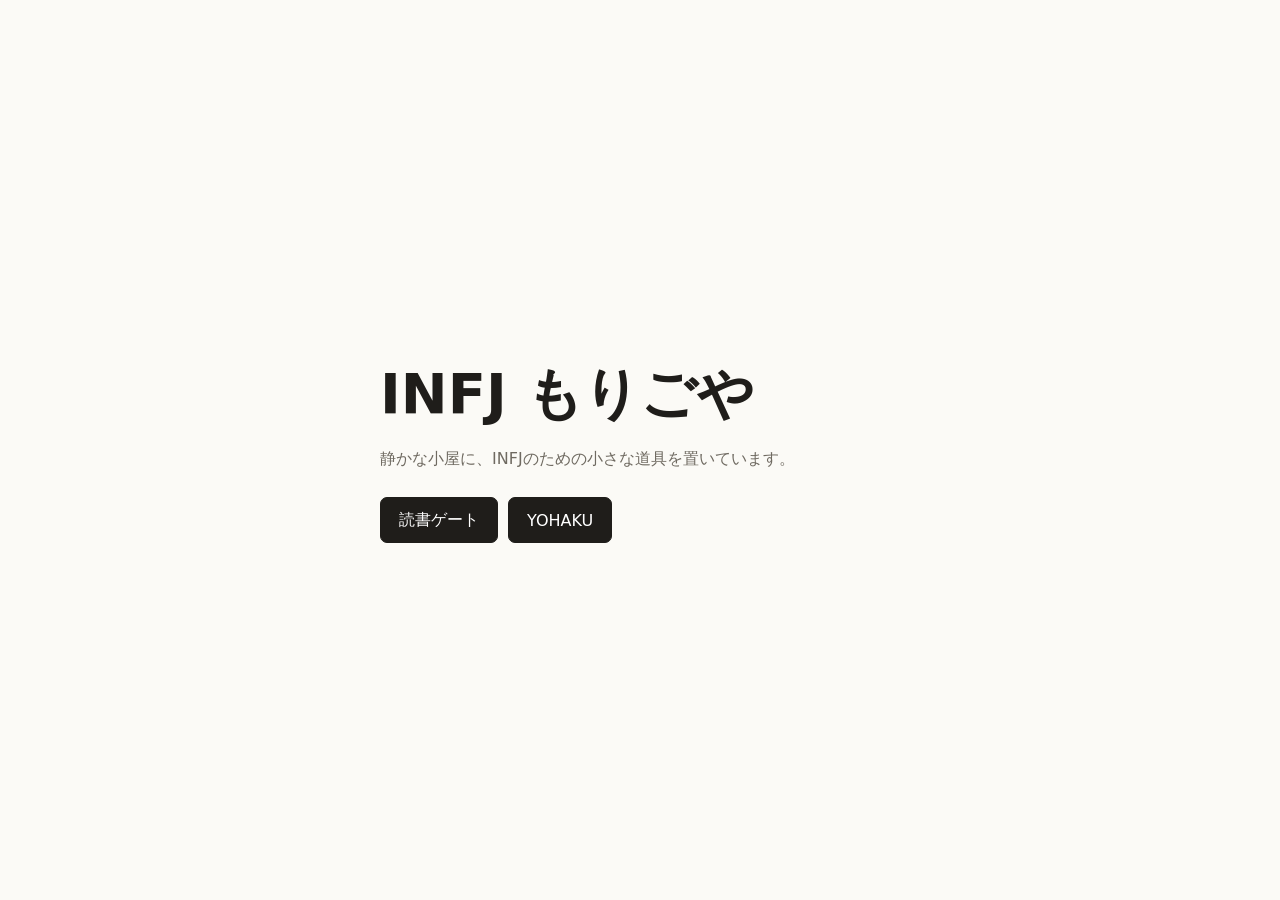
<file: index.html>
<!doctype html>
<html lang="ja">
  <head>
    <meta charset="utf-8" />
    <meta name="viewport" content="width=device-width, initial-scale=1" />
    <title>INFJ もりごや</title>
    <style>
      :root {
        color-scheme: light;
        font-family: "Hiragino Sans", "Yu Gothic", "Meiryo", system-ui, sans-serif;
        color: #1f1d1a;
        background: #fbfaf6;
      }

      body {
        min-height: 100svh;
        margin: 0;
        display: grid;
        place-items: center;
      }

      main {
        width: min(100% - 32px, 520px);
      }

      h1 {
        margin: 0 0 12px;
        font-size: clamp(32px, 9vw, 56px);
        letter-spacing: 0;
      }

      p {
        margin: 0 0 24px;
        color: #6f6a61;
        line-height: 1.8;
      }

      nav {
        display: flex;
        flex-wrap: wrap;
        gap: 10px;
      }

      a {
        display: inline-flex;
        min-height: 44px;
        align-items: center;
        padding: 0 18px;
        border: 1px solid #1f1d1a;
        border-radius: 7px;
        background: #1f1d1a;
        color: #fff;
        text-decoration: none;
      }
    </style>
  </head>
  <body>
    <main>
      <h1>INFJ もりごや</h1>
      <p>静かな小屋に、INFJのための小さな道具を置いています。</p>
      <nav aria-label="ツール一覧">
        <a href="./reading-gate/">読書ゲート</a>
        <a href="./yohaku/">YOHAKU</a>
      </nav>
    </main>
  </body>
</html>
</file>
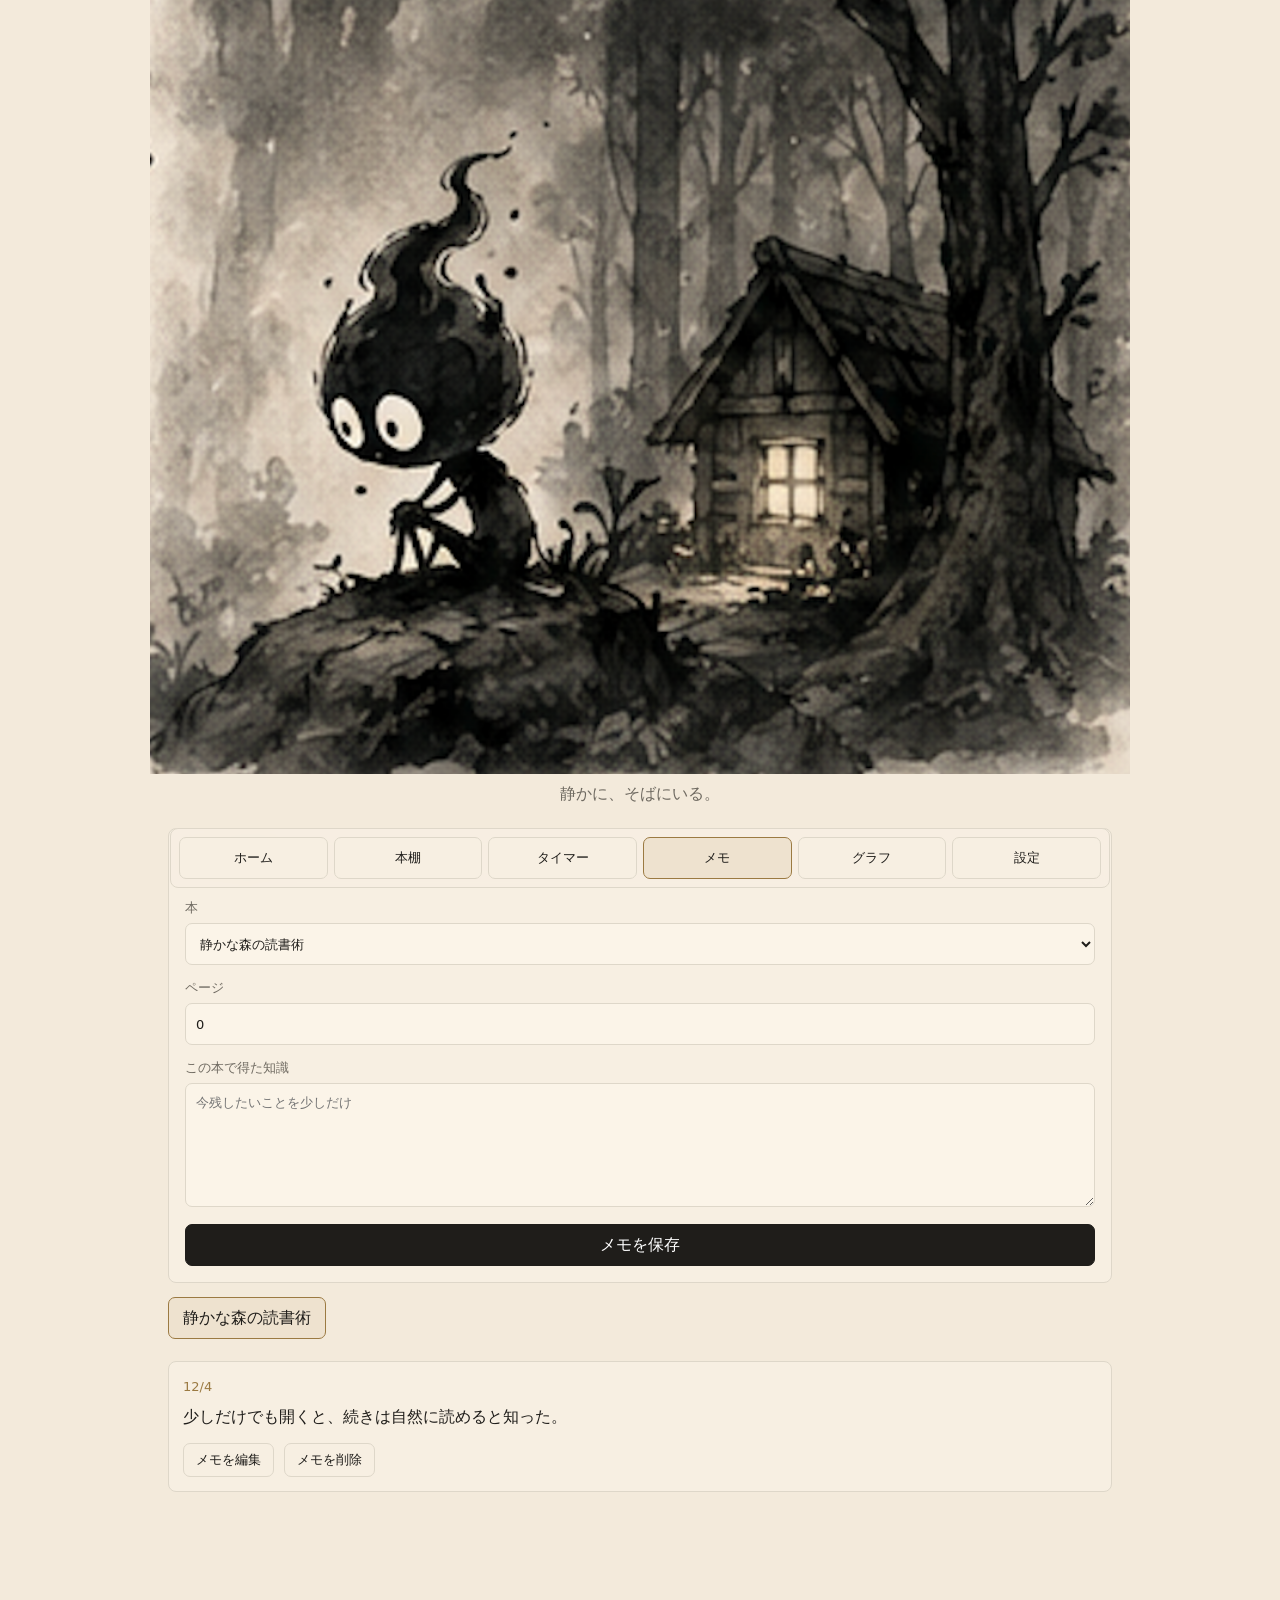
<file: reading-gate/index.html>
<!doctype html>
<html lang="ja">
  <head>
    <meta charset="utf-8" />
    <meta name="viewport" content="width=device-width, initial-scale=1" />
    <meta name="theme-color" content="#f3eadb" />
    <meta name="apple-mobile-web-app-capable" content="yes" />
    <meta name="apple-mobile-web-app-title" content="読書ゲート" />
    <meta name="apple-mobile-web-app-status-bar-style" content="default" />
    <title>読書ゲート</title>
    <link rel="manifest" href="manifest.webmanifest" />
    <link rel="apple-touch-icon" href="../%E3%82%B9%E3%82%AF%E3%83%AA%E3%83%BC%E3%83%B3%E3%82%B7%E3%83%A7%E3%83%83%E3%83%88%202026-07-13%2018.28.53.png" />
    <link rel="stylesheet" href="styles.css" />
  </head>
  <body>
    <main class="app-shell">
      <section class="yokai-stage" aria-label="妖怪INFJ">
        <img
          class="home-yokai-image"
          id="yokai"
          src="../%E3%82%B9%E3%82%AF%E3%83%AA%E3%83%BC%E3%83%B3%E3%82%B7%E3%83%A7%E3%83%83%E3%83%88%202026-07-13%2017.10.01.png"
          data-main-src="../%E3%82%B9%E3%82%AF%E3%83%AA%E3%83%BC%E3%83%B3%E3%82%B7%E3%83%A7%E3%83%83%E3%83%88%202026-07-13%2017.10.01.png"
          data-reading-src="../reading-yokai-hero.jpg"
          alt="森にいる妖怪INFJ"
        />
        <p id="yokai-message">静かに、そばにいる。</p>
      </section>

      <section class="screen" id="home-screen" data-title="ホーム">
        <div class="metric-grid" id="home-metrics"></div>
        <div class="quick-row">
          <button class="primary" type="button" data-nav="memos">メモを書く</button>
          <button type="button" data-start-reading>読書を始める</button>
          <button type="button" data-nav="shelf">本棚へ</button>
          <button class="gate-button" id="open-gate" type="button">SNSを開きそう</button>
        </div>
      </section>

      <section class="screen" id="shelf-screen" data-title="本棚">
        <form class="form-panel" id="book-form">
          <div class="form-grid">
            <label>
              タイトル
              <input id="title-input" required placeholder="読みたい本" />
            </label>
            <label>
              著者
              <input id="author-input" placeholder="著者名" />
            </label>
          </div>
          <label>
            この本で知りたいこと
            <textarea id="learning-goal-input" rows="3" placeholder="この本から受け取りたいことをひとつだけ"></textarea>
          </label>
          <div class="form-actions">
            <button class="primary" id="book-submit" type="submit">本を登録</button>
            <button class="hidden" id="book-cancel" type="button">編集をやめる</button>
          </div>
        </form>
        <form class="form-panel hidden" id="session-edit-form">
          <h2>読書記録を編集</h2>
          <div class="form-grid">
            <label>
              読書時間
              <input id="session-minutes-input" type="number" min="1" value="15" />
            </label>
            <label>
              読んだページ
              <input id="session-pages-input" type="number" min="0" value="0" />
            </label>
          </div>
          <div class="form-actions">
            <button class="primary" type="submit">記録を保存</button>
            <button id="session-cancel" type="button">編集をやめる</button>
          </div>
        </form>
        <div class="book-list" id="book-list"></div>
      </section>

      <section class="screen" id="timer-screen" data-title="読書タイマー">
        <div class="timer-card">
          <p class="timer-label" id="timer-label">読書時間</p>
          <div class="timer-time" id="timer-time">00:00</div>
          <select id="timer-book"></select>
          <div class="timer-actions">
            <button class="primary" id="timer-start" type="button">開始</button>
            <button id="timer-finish" type="button">読書を終える</button>
          </div>
        </div>
        <form class="form-panel hidden" id="session-form">
          <label>
            読書時間
            <input id="session-minutes-read-input" type="number" min="1" value="1" />
          </label>
          <label>
            読んだページ
            <input id="session-pages-read-input" type="number" min="0" value="0" />
          </label>
          <label>
            この本で得た知識
            <textarea id="memo-input" rows="4" placeholder="知ったこと、使えそうなことを少しだけ"></textarea>
          </label>
          <button class="primary" type="submit">保存する</button>
        </form>
      </section>

      <section class="screen active" id="memos-screen" data-title="本ごとの読書メモ">
        <form class="form-panel quick-memo-panel" id="quick-memo-form">
          <h2>メモを書く</h2>
          <label>
            本
            <select id="quick-memo-book"></select>
          </label>
          <label>
            ページ
            <input id="quick-memo-page-input" type="number" min="0" value="0" />
          </label>
          <label>
            この本で得た知識
            <textarea id="quick-memo-input" rows="5" placeholder="今残したいことを少しだけ"></textarea>
          </label>
          <button class="primary" type="submit">メモを保存</button>
        </form>
        <div class="book-tabs" id="memo-book-tabs"></div>
        <div class="memo-list" id="memo-list"></div>
      </section>

      <section class="screen" id="graphs-screen" data-title="グラフ">
        <div class="range-tabs" id="range-tabs">
          <button class="active" type="button" data-range="7">7日</button>
          <button type="button" data-range="30">30日</button>
          <button type="button" data-range="365">1年</button>
        </div>
        <section class="chart-panel">
          <h2>読書時間推移</h2>
          <div class="bar-chart" id="minutes-chart"></div>
        </section>
        <section class="chart-panel">
          <h2>読んだページ数</h2>
          <div class="bar-chart monthly" id="pages-chart"></div>
        </section>
      </section>

      <section class="screen" id="settings-screen" data-title="設定">
        <form class="form-panel" id="settings-form">
          <fieldset>
            <legend>ゲート対象アプリ</legend>
            <label class="check"><input type="checkbox" name="gateApp" value="X" /> X</label>
            <label class="check"><input type="checkbox" name="gateApp" value="Instagram" /> Instagram</label>
            <label class="check"><input type="checkbox" name="gateApp" value="YouTube" /> YouTube</label>
          </fieldset>
          <div class="form-grid">
            <label>
              読書時間
              <input id="reading-minutes" type="number" min="1" max="120" />
            </label>
            <label>
              SNS時間
              <input id="sns-minutes" type="number" min="1" max="60" />
            </label>
          </div>
          <label>
            目次だけ見る
            <input id="short-minutes" type="number" min="1" max="30" />
          </label>
          <button class="primary" type="submit">設定を保存</button>
        </form>
        <section class="form-panel export-panel" aria-label="データ書き出し">
          <h2>データ</h2>
          <div class="export-actions">
            <button type="button" id="export-backup">データをバックアップ</button>
            <button type="button" id="import-backup">バックアップを読み込む</button>
            <button type="button" id="export-notion">Notion用CSVで書き出す</button>
            <button type="button" id="export-evernote">Evernote用Markdownで書き出す</button>
          </div>
          <input class="hidden" id="import-backup-file" type="file" accept="application/json,.json" />
          <div class="export-status" id="export-status" aria-live="polite"></div>
        </section>
      </section>

      <nav class="bottom-nav" aria-label="画面切り替え">
        <button type="button" data-nav="home">ホーム</button>
        <button type="button" data-nav="shelf">本棚</button>
        <button type="button" data-nav="timer">タイマー</button>
        <button class="active" type="button" data-nav="memos">メモ</button>
        <button type="button" data-nav="graphs">グラフ</button>
        <button type="button" data-nav="settings">設定</button>
      </nav>
    </main>

    <dialog id="gate-dialog">
      <div class="dialog-yokai">
        <img class="gate-yokai-image" src="../%E3%82%B9%E3%82%AF%E3%83%AA%E3%83%BC%E3%83%B3%E3%82%B7%E3%83%A7%E3%83%83%E3%83%88%202026-07-13%2018.28.53.png" alt="こちらを見ている妖怪INFJ" />
      </div>
      <h2>……読む？</h2>
      <p>この15分で読書できるよ</p>
      <div class="dialog-actions">
        <button class="primary" type="button" data-gate-action="read">15分読む</button>
        <button type="button" data-gate-action="short">目次だけ見る</button>
        <button type="button" data-gate-action="sns">5分だけ見る</button>
      </div>
    </dialog>

    <dialog id="sns-dialog">
      <h2>SNS時間</h2>
      <div class="timer-time compact" id="sns-time">05:00</div>
      <p id="sns-message">終わったら、もう一度だけ聞くね。</p>
      <div class="dialog-actions hidden" id="sns-actions">
        <button class="primary" type="button" data-sns-action="read">読書する</button>
        <button type="button" data-sns-action="extend">SNS延長</button>
      </div>
    </dialog>

    <script src="game.js"></script>
    <script>
      if ("serviceWorker" in navigator) {
        window.addEventListener("load", () => {
          navigator.serviceWorker.register("./sw.js").catch(() => {});
        });
      }
    </script>
  </body>
</html>
</file>
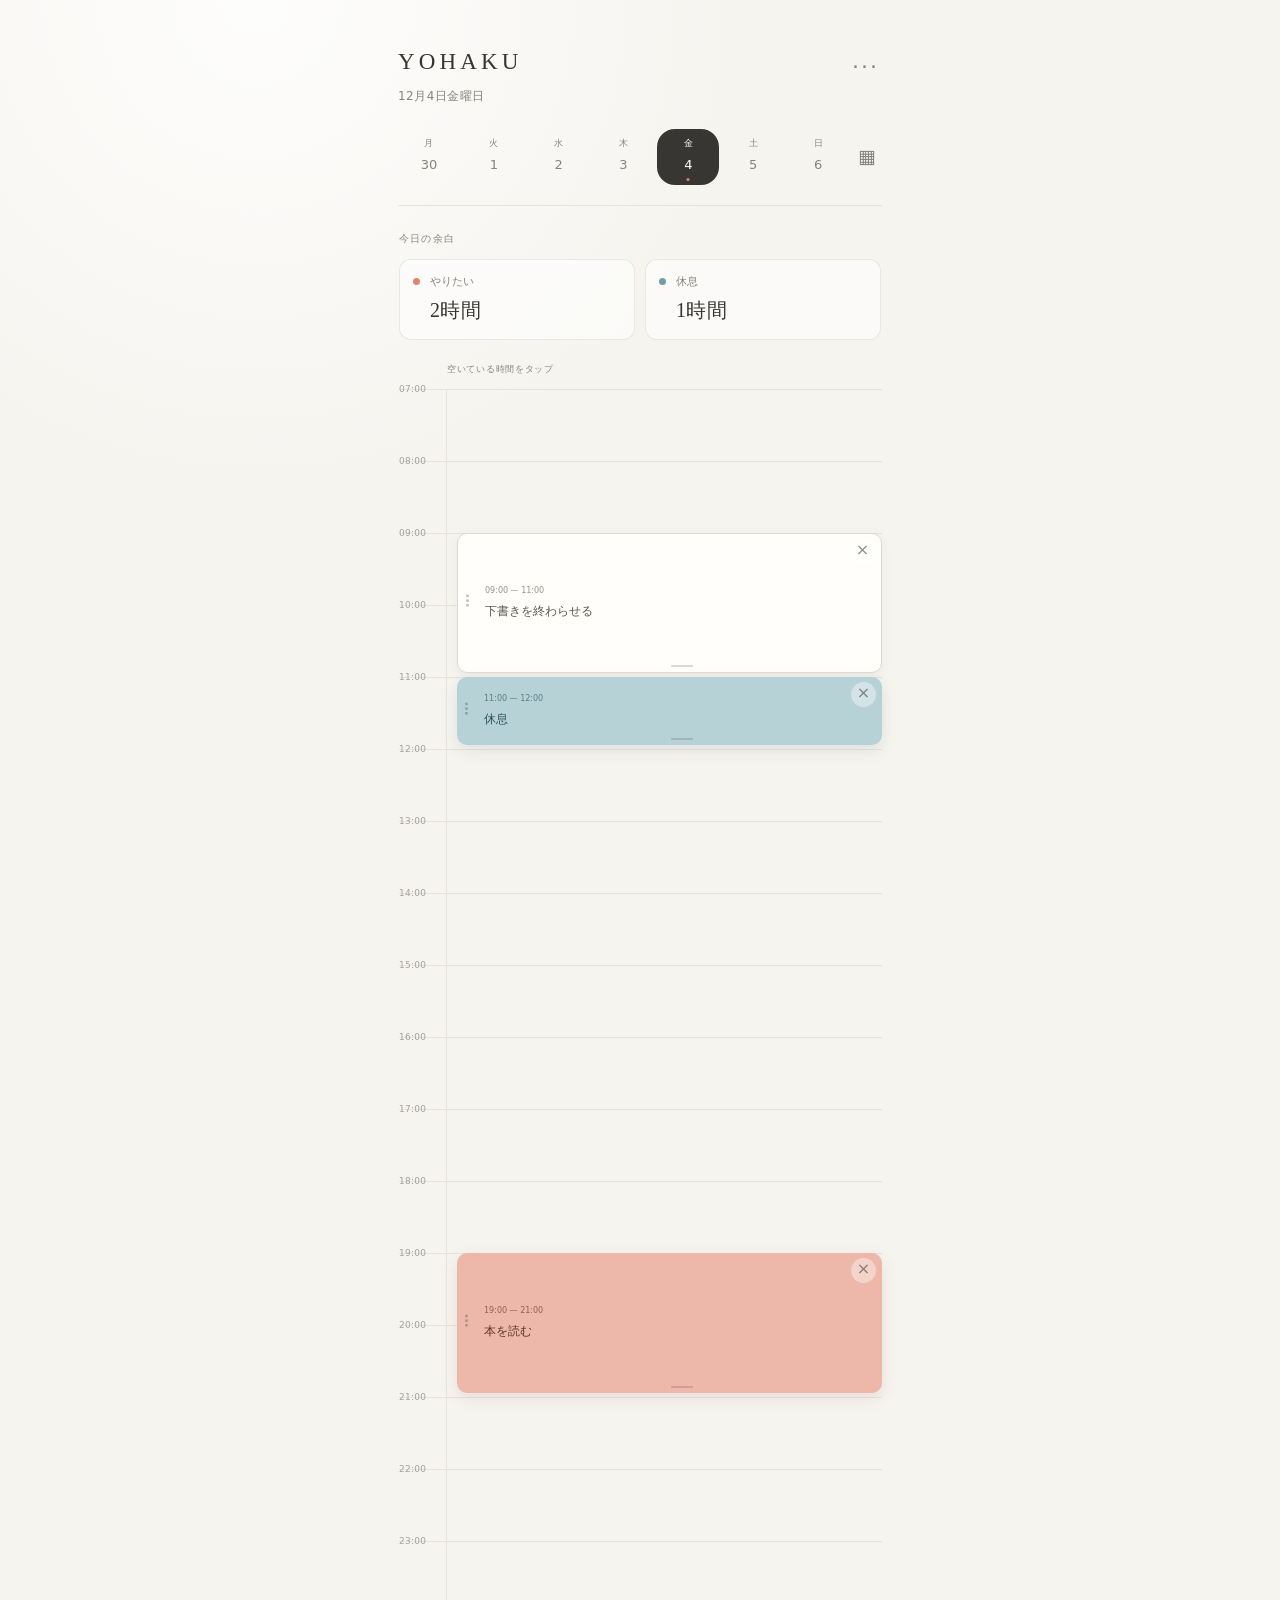
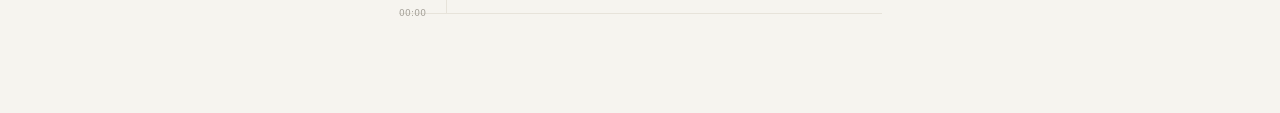
<file: yohaku/index.html>
<!doctype html>
<html lang="ja">
  <head>
    <meta charset="UTF-8" />
    <meta name="viewport" content="width=device-width, initial-scale=1.0" />
    <meta name="theme-color" content="#f6f4ef" />
    <meta name="description" content="やりたいことと、休む時間を守るタイムブロックツール。" />
    <title>YOHAKU</title>
    <script type="module" crossorigin src="./assets/index-BCzw2X3q.js"></script>
    <link rel="stylesheet" crossorigin href="./assets/index-tt_A9Q6Y.css">
  </head>
  <body>
    <div id="root"></div>
  </body>
</html>
</file>
<file: reading-gate/styles.css>
:root {
  color-scheme: light;
  --bg: #f3eadb;
  --panel: #f7efe2;
  --panel-2: #eee2cf;
  --ink: #1f1d1a;
  --muted: #6f6a61;
  --line: #ded7c9;
  --leaf: #6f8a64;
  --gold: #9b7a42;
  --ember: #b86440;
  --water: #6e8d91;
  --danger: #a65d55;
  font-family: "Hiragino Sans", "Yu Gothic", "Meiryo", system-ui, sans-serif;
}

* {
  box-sizing: border-box;
}

body {
  margin: 0;
  min-height: 100svh;
  background: var(--bg);
  color: var(--ink);
}

button,
input,
textarea,
select {
  font: inherit;
}

button {
  min-height: 42px;
  border: 1px solid var(--line);
  border-radius: 7px;
  background: var(--panel);
  color: var(--ink);
  cursor: pointer;
}

button:hover,
button:focus-visible,
input:focus-visible,
textarea:focus-visible,
select:focus-visible {
  outline: 2px solid var(--gold);
  outline-offset: 2px;
}

button.primary,
.gate-button {
  border-color: #1f1d1a;
  background: #1f1d1a;
  color: #fff;
}

.app-shell {
  width: min(100%, 980px);
  min-height: 100svh;
  margin: 0 auto;
  padding: 0 18px 132px;
}

.topbar {
  display: flex;
  align-items: center;
  justify-content: space-between;
  gap: 14px;
}

.eyebrow {
  margin: 0 0 4px;
  color: var(--gold);
  font-size: 13px;
}

h1,
h2,
p {
  letter-spacing: 0;
}

h1 {
  margin: 0;
  font-size: clamp(26px, 5vw, 42px);
}

h2 {
  margin: 0 0 14px;
  font-size: 19px;
}

.yokai-stage {
  display: grid;
  justify-items: center;
  gap: 10px;
  margin: 0 -18px 20px;
  padding: 0;
  border: 0;
  background: transparent;
}

.home-yokai-image {
  width: 100%;
  height: auto;
  display: block;
  border: 0;
  border-radius: 0;
}

.yokai {
  position: relative;
  width: 124px;
  height: 128px;
  display: grid;
  place-items: center;
  filter: drop-shadow(0 16px 16px rgba(0, 0, 0, 0.34));
}

.yokai.small {
  width: 94px;
  height: 104px;
  margin: 0 auto;
}

.yokai-flame {
  position: absolute;
  left: 23px;
  top: 9px;
  width: 78px;
  height: 92px;
  border-radius: 52% 48% 50% 50% / 58% 55% 45% 42%;
  background:
    radial-gradient(circle at 47% 61%, rgba(255, 255, 255, 0.08) 0 3%, transparent 4%),
    radial-gradient(circle at 50% 60%, #1d1d1b 0 44%, #070807 45% 78%, transparent 79%),
    radial-gradient(circle at 36% 30%, rgba(255, 255, 255, 0.13), transparent 15%);
  box-shadow:
    inset -10px -13px 0 rgba(0, 0, 0, 0.42),
    inset 8px 7px 0 rgba(255, 255, 255, 0.035);
}

.yokai-flame::before {
  content: "";
  position: absolute;
  left: 31px;
  top: -19px;
  width: 28px;
  height: 50px;
  border-radius: 70% 25% 65% 32% / 72% 32% 68% 28%;
  background: #050606;
  transform: rotate(28deg);
  box-shadow:
    -12px 16px 0 -8px #060707,
    10px 22px 0 -13px rgba(255, 255, 255, 0.18);
}

.yokai-flame::after {
  content: "";
  position: absolute;
  left: 12px;
  right: 12px;
  bottom: -4px;
  height: 12px;
  border-radius: 50%;
  background: rgba(22, 17, 14, 0.55);
  filter: blur(3px);
}

.yokai-face {
  position: relative;
  z-index: 1;
  width: 58px;
  height: 34px;
  margin-top: 4px;
}

.eye {
  position: absolute;
  top: 4px;
  width: 21px;
  height: 25px;
  border-radius: 50%;
  background: #fbf7e8;
  box-shadow: inset 0 -2px 0 rgba(0, 0, 0, 0.12);
}

.eye::after {
  content: "";
  position: absolute;
  left: 8px;
  top: 10px;
  width: 6px;
  height: 7px;
  border-radius: 50%;
  background: #111;
}

.eye.left {
  left: 4px;
}

.eye.right {
  right: 4px;
}

.mouth {
  position: absolute;
  left: 25px;
  top: 25px;
  width: 8px;
  height: 4px;
  border-bottom: 2px solid #f4ecd2;
  border-radius: 0 0 999px 999px;
}

.yokai-hands::before,
.yokai-hands::after {
  content: "";
  position: absolute;
  z-index: 1;
  top: 76px;
  width: 30px;
  height: 7px;
  border-radius: 999px;
  background: #070807;
  transform-origin: center right;
}

.yokai-hands::before {
  left: 8px;
  transform: rotate(-31deg);
}

.yokai-hands::after {
  right: 8px;
  transform: rotate(31deg);
  transform-origin: center left;
}

.yokai-feet::before,
.yokai-feet::after {
  content: "";
  position: absolute;
  z-index: 0;
  top: 99px;
  width: 9px;
  height: 24px;
  border-radius: 999px;
  background: #060707;
}

.yokai-feet::before {
  left: 49px;
  transform: rotate(4deg);
}

.yokai-feet::after {
  right: 49px;
  transform: rotate(-4deg);
}

.yokai-dust::before,
.yokai-dust::after {
  content: "";
  position: absolute;
  width: 5px;
  height: 5px;
  border-radius: 50%;
  background: #0a0b0a;
  box-shadow:
    18px -28px 0 -1px #0a0b0a,
    36px 12px 0 -2px #0a0b0a,
    -20px 14px 0 -1px #0a0b0a,
    -33px -18px 0 -2px #0a0b0a;
}

.yokai-dust::before {
  left: 18px;
  top: 37px;
}

.yokai-dust::after {
  right: 18px;
  top: 25px;
}

.pulling .yokai-hands::before {
  left: -2px;
  width: 45px;
  transform: rotate(-20deg);
}

.pulling .yokai-hands::after {
  right: -2px;
  width: 45px;
  transform: rotate(20deg);
}

.mood-reading .eye {
  height: 27px;
  transform: translateY(-2px);
}

.mood-reading .mouth {
  left: 24px;
  top: 24px;
  width: 10px;
  height: 7px;
  border: 0;
  border-bottom: 3px solid #f4ecd2;
}

.mood-gate .eye.left,
.pulling .eye.left {
  transform: translateX(-3px) scaleX(0.9);
}

.mood-gate .eye.right,
.pulling .eye.right {
  transform: translateX(-3px) scaleX(1.08);
}

.mood-gate .mouth,
.pulling .mouth {
  left: 26px;
  top: 26px;
  width: 6px;
  height: 6px;
  border: 2px solid #f4ecd2;
  border-radius: 50%;
}

.mood-done .eye {
  top: 1px;
  width: 23px;
  height: 28px;
}

.mood-done .mouth {
  left: 22px;
  top: 24px;
  width: 14px;
  height: 9px;
  border: 0;
  border-bottom: 3px solid #f4ecd2;
}

.mood-done .yokai-hands::before {
  top: 63px;
  transform: rotate(-62deg);
}

.mood-done .yokai-hands::after {
  top: 63px;
  transform: rotate(62deg);
}

.mood-done .yokai-dust::before {
  box-shadow:
    15px -32px 0 -1px var(--gold),
    42px 4px 0 -2px var(--gold),
    -23px 10px 0 -1px var(--gold),
    -36px -20px 0 -2px var(--gold);
}

#yokai-message {
  min-height: 24px;
  margin: 0;
  color: var(--muted);
  text-align: center;
}

.screen {
  display: none;
}

.screen.active {
  display: block;
  padding-bottom: 24px;
}

.metric-grid {
  display: grid;
  grid-template-columns: repeat(4, minmax(0, 1fr));
  gap: 12px;
}

.metric-card,
.form-panel,
.book-card,
.timer-card,
.memo-card,
.chart-panel {
  border: 1px solid var(--line);
  border-radius: 8px;
  background: var(--panel);
}

.metric-card {
  min-height: 132px;
  padding: 18px;
}

.metric-card span {
  display: flex;
  align-items: center;
  gap: 7px;
  color: var(--muted);
  font-size: 14px;
}

.metric-card strong {
  display: block;
  margin-top: 12px;
  font-size: clamp(27px, 5vw, 44px);
  line-height: 1.1;
}

.quick-row,
.timer-actions,
.dialog-actions,
.range-tabs,
.form-actions,
.card-actions,
.mini-actions {
  display: flex;
  gap: 10px;
  flex-wrap: wrap;
}

.quick-row {
  margin-top: 14px;
}

.quick-row button,
.timer-actions button,
.dialog-actions button,
.form-actions button {
  flex: 1 1 150px;
}

.form-panel {
  display: grid;
  gap: 14px;
  padding: 16px;
}

.export-panel {
  margin-top: 14px;
}

.export-actions {
  display: grid;
  grid-template-columns: repeat(2, minmax(0, 1fr));
  gap: 10px;
}

.export-status {
  min-height: 22px;
  margin: 0;
  color: var(--muted);
  font-size: 13px;
}

.form-grid {
  display: grid;
  grid-template-columns: repeat(2, minmax(0, 1fr));
  gap: 12px;
}

label,
legend {
  color: var(--muted);
  font-size: 13px;
}

input,
textarea,
select {
  width: 100%;
  min-height: 42px;
  margin-top: 6px;
  border: 1px solid var(--line);
  border-radius: 7px;
  background: #fbf4e8;
  color: var(--ink);
  padding: 9px 10px;
}

textarea {
  resize: vertical;
  line-height: 1.6;
}

fieldset {
  display: grid;
  gap: 8px;
  margin: 0;
  padding: 12px;
  border: 1px solid var(--line);
  border-radius: 8px;
}

.check {
  display: flex;
  align-items: center;
  gap: 8px;
  font-size: 15px;
}

.check input {
  width: auto;
  min-height: auto;
  margin: 0;
}

.book-list,
.memo-list {
  display: grid;
  gap: 12px;
  margin-top: 14px;
}

.book-card {
  padding: 14px;
}

.book-card h3 {
  margin: 0 0 4px;
  font-size: 18px;
}

.book-meta {
  margin: 0;
  color: var(--muted);
  font-size: 13px;
}

.book-stats {
  display: flex;
  gap: 10px;
  flex-wrap: wrap;
  color: var(--muted);
  font-size: 13px;
}

.book-purpose {
  margin-top: 12px;
  padding: 12px;
  border: 1px solid var(--line);
  border-radius: 7px;
  background: #fbf4e8;
}

.book-purpose span {
  display: block;
  color: var(--gold);
  font-size: 12px;
  font-weight: 700;
}

.book-purpose p {
  margin: 6px 0 0;
  color: var(--ink);
  line-height: 1.6;
}

.card-actions {
  margin-top: 12px;
}

.card-actions button,
.mini-actions button {
  min-height: 34px;
  padding: 0 12px;
  font-size: 13px;
}

.session-list {
  display: grid;
  gap: 8px;
  margin-top: 14px;
  padding-top: 12px;
  border-top: 1px solid var(--line);
}

.session-list h4 {
  margin: 0;
  color: var(--muted);
  font-size: 13px;
  font-weight: 700;
}

.session-row {
  display: flex;
  align-items: center;
  justify-content: space-between;
  gap: 10px;
  padding: 8px 0;
  border-top: 1px dashed var(--line);
  color: var(--muted);
  font-size: 13px;
}

.session-row:first-of-type {
  border-top: 0;
}

.session-row span {
  min-width: 0;
}

.mini-actions {
  flex: 0 0 auto;
  gap: 6px;
}

.timer-card {
  display: grid;
  justify-items: center;
  gap: 14px;
  padding: 24px 18px;
}

.timer-label {
  margin: 0;
  color: var(--muted);
}

.timer-time {
  font-variant-numeric: tabular-nums;
  font-size: clamp(56px, 16vw, 100px);
  line-height: 1;
}

.timer-time.compact {
  margin: 14px 0;
  font-size: clamp(48px, 18vw, 78px);
  text-align: center;
}

.hidden {
  display: none !important;
}

.book-tabs {
  display: flex;
  gap: 8px;
  overflow-x: auto;
  margin-top: 14px;
  padding-bottom: 8px;
}

.book-tabs button,
.range-tabs button {
  padding: 0 14px;
  white-space: nowrap;
}

.book-tabs button.active,
.range-tabs button.active,
.bottom-nav button.active {
  border-color: var(--gold);
  background: var(--panel-2);
}

.memo-card {
  padding: 14px;
}

.memo-card time {
  display: inline-block;
  color: var(--gold);
  font-size: 13px;
}

.memo-page {
  display: inline-block;
  margin-left: 8px;
  color: var(--muted);
  font-size: 13px;
}

.memo-card p {
  margin: 8px 0 0;
  line-height: 1.7;
}

.chart-panel {
  margin-top: 14px;
  padding: 16px;
}

.bar-chart {
  display: grid;
  grid-template-columns: repeat(var(--bars, 7), minmax(18px, 1fr));
  align-items: end;
  gap: 7px;
  min-height: 190px;
  padding-top: 20px;
}

.bar {
  display: grid;
  grid-template-rows: 1fr auto;
  gap: 8px;
  min-width: 0;
  height: 170px;
}

.bar-fill {
  align-self: end;
  min-height: 3px;
  border-radius: 5px 5px 0 0;
  background: var(--ink);
}

.bar-label {
  overflow: hidden;
  color: var(--muted);
  font-size: 11px;
  text-align: center;
  text-overflow: ellipsis;
  white-space: nowrap;
}

.empty {
  padding: 22px;
  border: 1px dashed var(--line);
  border-radius: 8px;
  color: var(--muted);
  text-align: center;
}

.bottom-nav {
  position: fixed;
  left: 50%;
  bottom: max(12px, env(safe-area-inset-bottom));
  z-index: 3;
  width: min(940px, calc(100% - 20px));
  display: grid;
  grid-template-columns: repeat(6, 1fr);
  gap: 6px;
  padding: 8px;
  border: 1px solid var(--line);
  border-radius: 8px;
  background: rgba(247, 239, 226, 0.94);
  transform: translateX(-50%);
  backdrop-filter: blur(10px);
}

.bottom-nav button {
  min-height: 42px;
  padding: 4px 6px;
  font-size: 13px;
}

dialog {
  width: min(360px, calc(100% - 30px));
  border: 1px solid var(--line);
  border-radius: 8px;
  background: var(--panel);
  color: var(--ink);
  box-shadow: 0 24px 80px rgba(0, 0, 0, 0.55);
  padding: 18px;
}

dialog::backdrop {
  background: rgba(31, 29, 26, 0.28);
}

.dialog-yokai {
  display: grid;
  place-items: center;
  margin: 0 0 16px;
}

.gate-yokai-image {
  display: block;
  width: min(72vw, 230px);
  max-height: 260px;
  object-fit: contain;
  mix-blend-mode: multiply;
}

dialog h2,
dialog p {
  text-align: center;
}

dialog h2 {
  margin-top: 0;
}

dialog p {
  color: var(--muted);
}

@media (max-width: 760px) {
  .app-shell {
    padding: 0 12px 150px;
  }

  .yokai-stage {
    margin: 0 -12px 18px;
  }

  .topbar {
    align-items: flex-start;
  }

  .gate-button {
    flex: 0 0 128px;
    min-height: 40px;
    font-size: 13px;
  }

  .metric-grid {
    grid-template-columns: repeat(2, minmax(0, 1fr));
  }

  .metric-card {
    min-height: 112px;
    padding: 14px;
  }

  .form-grid {
    grid-template-columns: 1fr;
  }

  .export-actions {
    grid-template-columns: 1fr;
  }

  .bottom-nav {
    grid-template-columns: repeat(3, 1fr);
  }

  .session-row {
    align-items: stretch;
    flex-direction: column;
  }

  .mini-actions button {
    flex: 1 1 90px;
  }
}

@media (max-width: 420px) {
  .metric-card strong {
    font-size: 25px;
  }
}
</file>
<file: yohaku/assets/index-tt_A9Q6Y.css>
@layer theme{@theme default{--font-sans: ui-sans-serif, system-ui, sans-serif, "Apple Color Emoji", "Segoe UI Emoji", "Segoe UI Symbol", "Noto Color Emoji"; --font-serif: ui-serif, Georgia, Cambria, "Times New Roman", Times, serif; --font-mono: ui-monospace, SFMono-Regular, Menlo, Monaco, Consolas, "Liberation Mono", "Courier New", monospace; --color-red-50: oklch(97.1% .013 17.38); --color-red-100: oklch(93.6% .032 17.717); --color-red-200: oklch(88.5% .062 18.334); --color-red-300: oklch(80.8% .114 19.571); --color-red-400: oklch(70.4% .191 22.216); --color-red-500: oklch(63.7% .237 25.331); --color-red-600: oklch(57.7% .245 27.325); --color-red-700: oklch(50.5% .213 27.518); --color-red-800: oklch(44.4% .177 26.899); --color-red-900: oklch(39.6% .141 25.723); --color-red-950: oklch(25.8% .092 26.042); --color-orange-50: oklch(98% .016 73.684); --color-orange-100: oklch(95.4% .038 75.164); --color-orange-200: oklch(90.1% .076 70.697); --color-orange-300: oklch(83.7% .128 66.29); --color-orange-400: oklch(75% .183 55.934); --color-orange-500: oklch(70.5% .213 47.604); --color-orange-600: oklch(64.6% .222 41.116); --color-orange-700: oklch(55.3% .195 38.402); --color-orange-800: oklch(47% .157 37.304); --color-orange-900: oklch(40.8% .123 38.172); --color-orange-950: oklch(26.6% .079 36.259); --color-amber-50: oklch(98.7% .022 95.277); --color-amber-100: oklch(96.2% .059 95.617); --color-amber-200: oklch(92.4% .12 95.746); --color-amber-300: oklch(87.9% .169 91.605); --color-amber-400: oklch(82.8% .189 84.429); --color-amber-500: oklch(76.9% .188 70.08); --color-amber-600: oklch(66.6% .179 58.318); --color-amber-700: oklch(55.5% .163 48.998); --color-amber-800: oklch(47.3% .137 46.201); --color-amber-900: oklch(41.4% .112 45.904); --color-amber-950: oklch(27.9% .077 45.635); --color-yellow-50: oklch(98.7% .026 102.212); --color-yellow-100: oklch(97.3% .071 103.193); --color-yellow-200: oklch(94.5% .129 101.54); --color-yellow-300: oklch(90.5% .182 98.111); --color-yellow-400: oklch(85.2% .199 91.936); --color-yellow-500: oklch(79.5% .184 86.047); --color-yellow-600: oklch(68.1% .162 75.834); --color-yellow-700: oklch(55.4% .135 66.442); --color-yellow-800: oklch(47.6% .114 61.907); --color-yellow-900: oklch(42.1% .095 57.708); --color-yellow-950: oklch(28.6% .066 53.813); --color-lime-50: oklch(98.6% .031 120.757); --color-lime-100: oklch(96.7% .067 122.328); --color-lime-200: oklch(93.8% .127 124.321); --color-lime-300: oklch(89.7% .196 126.665); --color-lime-400: oklch(84.1% .238 128.85); --color-lime-500: oklch(76.8% .233 130.85); --color-lime-600: oklch(64.8% .2 131.684); --color-lime-700: oklch(53.2% .157 131.589); --color-lime-800: oklch(45.3% .124 130.933); --color-lime-900: oklch(40.5% .101 131.063); --color-lime-950: oklch(27.4% .072 132.109); --color-green-50: oklch(98.2% .018 155.826); --color-green-100: oklch(96.2% .044 156.743); --color-green-200: oklch(92.5% .084 155.995); --color-green-300: oklch(87.1% .15 154.449); --color-green-400: oklch(79.2% .209 151.711); --color-green-500: oklch(72.3% .219 149.579); --color-green-600: oklch(62.7% .194 149.214); --color-green-700: oklch(52.7% .154 150.069); --color-green-800: oklch(44.8% .119 151.328); --color-green-900: oklch(39.3% .095 152.535); --color-green-950: oklch(26.6% .065 152.934); --color-emerald-50: oklch(97.9% .021 166.113); --color-emerald-100: oklch(95% .052 163.051); --color-emerald-200: oklch(90.5% .093 164.15); --color-emerald-300: oklch(84.5% .143 164.978); --color-emerald-400: oklch(76.5% .177 163.223); --color-emerald-500: oklch(69.6% .17 162.48); --color-emerald-600: oklch(59.6% .145 163.225); --color-emerald-700: oklch(50.8% .118 165.612); --color-emerald-800: oklch(43.2% .095 166.913); --color-emerald-900: oklch(37.8% .077 168.94); --color-emerald-950: oklch(26.2% .051 172.552); --color-teal-50: oklch(98.4% .014 180.72); --color-teal-100: oklch(95.3% .051 180.801); --color-teal-200: oklch(91% .096 180.426); --color-teal-300: oklch(85.5% .138 181.071); --color-teal-400: oklch(77.7% .152 181.912); --color-teal-500: oklch(70.4% .14 182.503); --color-teal-600: oklch(60% .118 184.704); --color-teal-700: oklch(51.1% .096 186.391); --color-teal-800: oklch(43.7% .078 188.216); --color-teal-900: oklch(38.6% .063 188.416); --color-teal-950: oklch(27.7% .046 192.524); --color-cyan-50: oklch(98.4% .019 200.873); --color-cyan-100: oklch(95.6% .045 203.388); --color-cyan-200: oklch(91.7% .08 205.041); --color-cyan-300: oklch(86.5% .127 207.078); --color-cyan-400: oklch(78.9% .154 211.53); --color-cyan-500: oklch(71.5% .143 215.221); --color-cyan-600: oklch(60.9% .126 221.723); --color-cyan-700: oklch(52% .105 223.128); --color-cyan-800: oklch(45% .085 224.283); --color-cyan-900: oklch(39.8% .07 227.392); --color-cyan-950: oklch(30.2% .056 229.695); --color-sky-50: oklch(97.7% .013 236.62); --color-sky-100: oklch(95.1% .026 236.824); --color-sky-200: oklch(90.1% .058 230.902); --color-sky-300: oklch(82.8% .111 230.318); --color-sky-400: oklch(74.6% .16 232.661); --color-sky-500: oklch(68.5% .169 237.323); --color-sky-600: oklch(58.8% .158 241.966); --color-sky-700: oklch(50% .134 242.749); --color-sky-800: oklch(44.3% .11 240.79); --color-sky-900: oklch(39.1% .09 240.876); --color-sky-950: oklch(29.3% .066 243.157); --color-blue-50: oklch(97% .014 254.604); --color-blue-100: oklch(93.2% .032 255.585); --color-blue-200: oklch(88.2% .059 254.128); --color-blue-300: oklch(80.9% .105 251.813); --color-blue-400: oklch(70.7% .165 254.624); --color-blue-500: oklch(62.3% .214 259.815); --color-blue-600: oklch(54.6% .245 262.881); --color-blue-700: oklch(48.8% .243 264.376); --color-blue-800: oklch(42.4% .199 265.638); --color-blue-900: oklch(37.9% .146 265.522); --color-blue-950: oklch(28.2% .091 267.935); --color-indigo-50: oklch(96.2% .018 272.314); --color-indigo-100: oklch(93% .034 272.788); --color-indigo-200: oklch(87% .065 274.039); --color-indigo-300: oklch(78.5% .115 274.713); --color-indigo-400: oklch(67.3% .182 276.935); --color-indigo-500: oklch(58.5% .233 277.117); --color-indigo-600: oklch(51.1% .262 276.966); --color-indigo-700: oklch(45.7% .24 277.023); --color-indigo-800: oklch(39.8% .195 277.366); --color-indigo-900: oklch(35.9% .144 278.697); --color-indigo-950: oklch(25.7% .09 281.288); --color-violet-50: oklch(96.9% .016 293.756); --color-violet-100: oklch(94.3% .029 294.588); --color-violet-200: oklch(89.4% .057 293.283); --color-violet-300: oklch(81.1% .111 293.571); --color-violet-400: oklch(70.2% .183 293.541); --color-violet-500: oklch(60.6% .25 292.717); --color-violet-600: oklch(54.1% .281 293.009); --color-violet-700: oklch(49.1% .27 292.581); --color-violet-800: oklch(43.2% .232 292.759); --color-violet-900: oklch(38% .189 293.745); --color-violet-950: oklch(28.3% .141 291.089); --color-purple-50: oklch(97.7% .014 308.299); --color-purple-100: oklch(94.6% .033 307.174); --color-purple-200: oklch(90.2% .063 306.703); --color-purple-300: oklch(82.7% .119 306.383); --color-purple-400: oklch(71.4% .203 305.504); --color-purple-500: oklch(62.7% .265 303.9); --color-purple-600: oklch(55.8% .288 302.321); --color-purple-700: oklch(49.6% .265 301.924); --color-purple-800: oklch(43.8% .218 303.724); --color-purple-900: oklch(38.1% .176 304.987); --color-purple-950: oklch(29.1% .149 302.717); --color-fuchsia-50: oklch(97.7% .017 320.058); --color-fuchsia-100: oklch(95.2% .037 318.852); --color-fuchsia-200: oklch(90.3% .076 319.62); --color-fuchsia-300: oklch(83.3% .145 321.434); --color-fuchsia-400: oklch(74% .238 322.16); --color-fuchsia-500: oklch(66.7% .295 322.15); --color-fuchsia-600: oklch(59.1% .293 322.896); --color-fuchsia-700: oklch(51.8% .253 323.949); --color-fuchsia-800: oklch(45.2% .211 324.591); --color-fuchsia-900: oklch(40.1% .17 325.612); --color-fuchsia-950: oklch(29.3% .136 325.661); --color-pink-50: oklch(97.1% .014 343.198); --color-pink-100: oklch(94.8% .028 342.258); --color-pink-200: oklch(89.9% .061 343.231); --color-pink-300: oklch(82.3% .12 346.018); --color-pink-400: oklch(71.8% .202 349.761); --color-pink-500: oklch(65.6% .241 354.308); --color-pink-600: oklch(59.2% .249 .584); --color-pink-700: oklch(52.5% .223 3.958); --color-pink-800: oklch(45.9% .187 3.815); --color-pink-900: oklch(40.8% .153 2.432); --color-pink-950: oklch(28.4% .109 3.907); --color-rose-50: oklch(96.9% .015 12.422); --color-rose-100: oklch(94.1% .03 12.58); --color-rose-200: oklch(89.2% .058 10.001); --color-rose-300: oklch(81% .117 11.638); --color-rose-400: oklch(71.2% .194 13.428); --color-rose-500: oklch(64.5% .246 16.439); --color-rose-600: oklch(58.6% .253 17.585); --color-rose-700: oklch(51.4% .222 16.935); --color-rose-800: oklch(45.5% .188 13.697); --color-rose-900: oklch(41% .159 10.272); --color-rose-950: oklch(27.1% .105 12.094); --color-slate-50: oklch(98.4% .003 247.858); --color-slate-100: oklch(96.8% .007 247.896); --color-slate-200: oklch(92.9% .013 255.508); --color-slate-300: oklch(86.9% .022 252.894); --color-slate-400: oklch(70.4% .04 256.788); --color-slate-500: oklch(55.4% .046 257.417); --color-slate-600: oklch(44.6% .043 257.281); --color-slate-700: oklch(37.2% .044 257.287); --color-slate-800: oklch(27.9% .041 260.031); --color-slate-900: oklch(20.8% .042 265.755); --color-slate-950: oklch(12.9% .042 264.695); --color-gray-50: oklch(98.5% .002 247.839); --color-gray-100: oklch(96.7% .003 264.542); --color-gray-200: oklch(92.8% .006 264.531); --color-gray-300: oklch(87.2% .01 258.338); --color-gray-400: oklch(70.7% .022 261.325); --color-gray-500: oklch(55.1% .027 264.364); --color-gray-600: oklch(44.6% .03 256.802); --color-gray-700: oklch(37.3% .034 259.733); --color-gray-800: oklch(27.8% .033 256.848); --color-gray-900: oklch(21% .034 264.665); --color-gray-950: oklch(13% .028 261.692); --color-zinc-50: oklch(98.5% 0 0); --color-zinc-100: oklch(96.7% .001 286.375); --color-zinc-200: oklch(92% .004 286.32); --color-zinc-300: oklch(87.1% .006 286.286); --color-zinc-400: oklch(70.5% .015 286.067); --color-zinc-500: oklch(55.2% .016 285.938); --color-zinc-600: oklch(44.2% .017 285.786); --color-zinc-700: oklch(37% .013 285.805); --color-zinc-800: oklch(27.4% .006 286.033); --color-zinc-900: oklch(21% .006 285.885); --color-zinc-950: oklch(14.1% .005 285.823); --color-neutral-50: oklch(98.5% 0 0); --color-neutral-100: oklch(97% 0 0); --color-neutral-200: oklch(92.2% 0 0); --color-neutral-300: oklch(87% 0 0); --color-neutral-400: oklch(70.8% 0 0); --color-neutral-500: oklch(55.6% 0 0); --color-neutral-600: oklch(43.9% 0 0); --color-neutral-700: oklch(37.1% 0 0); --color-neutral-800: oklch(26.9% 0 0); --color-neutral-900: oklch(20.5% 0 0); --color-neutral-950: oklch(14.5% 0 0); --color-stone-50: oklch(98.5% .001 106.423); --color-stone-100: oklch(97% .001 106.424); --color-stone-200: oklch(92.3% .003 48.717); --color-stone-300: oklch(86.9% .005 56.366); --color-stone-400: oklch(70.9% .01 56.259); --color-stone-500: oklch(55.3% .013 58.071); --color-stone-600: oklch(44.4% .011 73.639); --color-stone-700: oklch(37.4% .01 67.558); --color-stone-800: oklch(26.8% .007 34.298); --color-stone-900: oklch(21.6% .006 56.043); --color-stone-950: oklch(14.7% .004 49.25); --color-mauve-50: oklch(98.5% 0 0); --color-mauve-100: oklch(96% .003 325.6); --color-mauve-200: oklch(92.2% .005 325.62); --color-mauve-300: oklch(86.5% .012 325.68); --color-mauve-400: oklch(71.1% .019 323.02); --color-mauve-500: oklch(54.2% .034 322.5); --color-mauve-600: oklch(43.5% .029 321.78); --color-mauve-700: oklch(36.4% .029 323.89); --color-mauve-800: oklch(26.3% .024 320.12); --color-mauve-900: oklch(21.2% .019 322.12); --color-mauve-950: oklch(14.5% .008 326); --color-olive-50: oklch(98.8% .003 106.5); --color-olive-100: oklch(96.6% .005 106.5); --color-olive-200: oklch(93% .007 106.5); --color-olive-300: oklch(88% .011 106.6); --color-olive-400: oklch(73.7% .021 106.9); --color-olive-500: oklch(58% .031 107.3); --color-olive-600: oklch(46.6% .025 107.3); --color-olive-700: oklch(39.4% .023 107.4); --color-olive-800: oklch(28.6% .016 107.4); --color-olive-900: oklch(22.8% .013 107.4); --color-olive-950: oklch(15.3% .006 107.1); --color-mist-50: oklch(98.7% .002 197.1); --color-mist-100: oklch(96.3% .002 197.1); --color-mist-200: oklch(92.5% .005 214.3); --color-mist-300: oklch(87.2% .007 219.6); --color-mist-400: oklch(72.3% .014 214.4); --color-mist-500: oklch(56% .021 213.5); --color-mist-600: oklch(45% .017 213.2); --color-mist-700: oklch(37.8% .015 216); --color-mist-800: oklch(27.5% .011 216.9); --color-mist-900: oklch(21.8% .008 223.9); --color-mist-950: oklch(14.8% .004 228.8); --color-taupe-50: oklch(98.6% .002 67.8); --color-taupe-100: oklch(96% .002 17.2); --color-taupe-200: oklch(92.2% .005 34.3); --color-taupe-300: oklch(86.8% .007 39.5); --color-taupe-400: oklch(71.4% .014 41.2); --color-taupe-500: oklch(54.7% .021 43.1); --color-taupe-600: oklch(43.8% .017 39.3); --color-taupe-700: oklch(36.7% .016 35.7); --color-taupe-800: oklch(26.8% .011 36.5); --color-taupe-900: oklch(21.4% .009 43.1); --color-taupe-950: oklch(14.7% .004 49.3); --color-black: #000; --color-white: #fff; --spacing: .25rem; --breakpoint-sm: 40rem; --breakpoint-md: 48rem; --breakpoint-lg: 64rem; --breakpoint-xl: 80rem; --breakpoint-2xl: 96rem; --container-3xs: 16rem; --container-2xs: 18rem; --container-xs: 20rem; --container-sm: 24rem; --container-md: 28rem; --container-lg: 32rem; --container-xl: 36rem; --container-2xl: 42rem; --container-3xl: 48rem; --container-4xl: 56rem; --container-5xl: 64rem; --container-6xl: 72rem; --container-7xl: 80rem; --text-xs: .75rem; --text-xs--line-height: calc(1 / .75); --text-sm: .875rem; --text-sm--line-height: calc(1.25 / .875); --text-base: 1rem; --text-base--line-height: calc(1.5 / 1); --text-lg: 1.125rem; --text-lg--line-height: calc(1.75 / 1.125); --text-xl: 1.25rem; --text-xl--line-height: calc(1.75 / 1.25); --text-2xl: 1.5rem; --text-2xl--line-height: calc(2 / 1.5); --text-3xl: 1.875rem; --text-3xl--line-height: calc(2.25 / 1.875); --text-4xl: 2.25rem; --text-4xl--line-height: calc(2.5 / 2.25); --text-5xl: 3rem; --text-5xl--line-height: 1; --text-6xl: 3.75rem; --text-6xl--line-height: 1; --text-7xl: 4.5rem; --text-7xl--line-height: 1; --text-8xl: 6rem; --text-8xl--line-height: 1; --text-9xl: 8rem; --text-9xl--line-height: 1; --font-weight-thin: 100; --font-weight-extralight: 200; --font-weight-light: 300; --font-weight-normal: 400; --font-weight-medium: 500; --font-weight-semibold: 600; --font-weight-bold: 700; --font-weight-extrabold: 800; --font-weight-black: 900; --tracking-tighter: -.05em; --tracking-tight: -.025em; --tracking-normal: 0em; --tracking-wide: .025em; --tracking-wider: .05em; --tracking-widest: .1em; --leading-tight: 1.25; --leading-snug: 1.375; --leading-normal: 1.5; --leading-relaxed: 1.625; --leading-loose: 2; --radius-xs: .125rem; --radius-sm: .25rem; --radius-md: .375rem; --radius-lg: .5rem; --radius-xl: .75rem; --radius-2xl: 1rem; --radius-3xl: 1.5rem; --radius-4xl: 2rem; --shadow-2xs: 0 1px #0000000d; --shadow-xs: 0 1px 2px 0 #0000000d; --shadow-sm: 0 1px 3px 0 #0000001a, 0 1px 2px -1px #0000001a; --shadow-md: 0 4px 6px -1px #0000001a, 0 2px 4px -2px #0000001a; --shadow-lg: 0 10px 15px -3px #0000001a, 0 4px 6px -4px #0000001a; --shadow-xl: 0 20px 25px -5px #0000001a, 0 8px 10px -6px #0000001a; --shadow-2xl: 0 25px 50px -12px #00000040; --inset-shadow-2xs: inset 0 1px #0000000d; --inset-shadow-xs: inset 0 1px 1px #0000000d; --inset-shadow-sm: inset 0 2px 4px #0000000d; --drop-shadow-xs: 0 1px 1px #0000000d; --drop-shadow-sm: 0 1px 2px #00000026; --drop-shadow-md: 0 3px 3px #0000001f; --drop-shadow-lg: 0 4px 4px #00000026; --drop-shadow-xl: 0 9px 7px #0000001a; --drop-shadow-2xl: 0 25px 25px #00000026; --text-shadow-2xs: 0px 1px 0px #00000026; --text-shadow-xs: 0px 1px 1px #0003; --text-shadow-sm: 0px 1px 0px #00000013, 0px 1px 1px #00000013, 0px 2px 2px #00000013; --text-shadow-md: 0px 1px 1px #0000001a, 0px 1px 2px #0000001a, 0px 2px 4px #0000001a; --text-shadow-lg: 0px 1px 2px #0000001a, 0px 3px 2px #0000001a, 0px 4px 8px #0000001a; --ease-in: cubic-bezier(.4, 0, 1, 1); --ease-out: cubic-bezier(0, 0, .2, 1); --ease-in-out: cubic-bezier(.4, 0, .2, 1); --animate-spin: spin 1s linear infinite; --animate-ping: ping 1s cubic-bezier(0, 0, .2, 1) infinite; --animate-pulse: pulse 2s cubic-bezier(.4, 0, .6, 1) infinite; --animate-bounce: bounce 1s infinite; @keyframes spin { to { transform: rotate(360deg); } } @keyframes ping { 75%, 100% { transform: scale(2); opacity: 0; } } @keyframes pulse { 50% { opacity: .5; } } @keyframes bounce { 0%, 100% { transform: translateY(-25%); animation-timing-function: cubic-bezier(.8, 0, 1, 1); } 50% { transform: none; animation-timing-function: cubic-bezier(0, 0, .2, 1); } } --blur-xs: 4px; --blur-sm: 8px; --blur-md: 12px; --blur-lg: 16px; --blur-xl: 24px; --blur-2xl: 40px; --blur-3xl: 64px; --perspective-dramatic: 100px; --perspective-near: 300px; --perspective-normal: 500px; --perspective-midrange: 800px; --perspective-distant: 1200px; --aspect-video: 16 / 9; --default-transition-duration: .15s; --default-transition-timing-function: cubic-bezier(.4, 0, .2, 1); --default-font-family: --theme(--font-sans, initial); --default-font-feature-settings: --theme(--font-sans--font-feature-settings, initial); --default-font-variation-settings: --theme(--font-sans--font-variation-settings, initial); --default-mono-font-family: --theme(--font-mono, initial); --default-mono-font-feature-settings: --theme(--font-mono--font-feature-settings, initial); --default-mono-font-variation-settings: --theme(--font-mono--font-variation-settings, initial);}@theme default inline reference{--blur: 8px; --shadow: 0 1px 3px 0 #0000001a, 0 1px 2px -1px #0000001a; --shadow-inner: inset 0 2px 4px 0 #0000000d; --drop-shadow: 0 1px 2px #0000001a, 0 1px 1px #0000000f; --radius: .25rem; --max-width-prose: 65ch;}}@layer base{*,:after,:before,::backdrop{box-sizing:border-box;border:0 solid;margin:0;padding:0}::file-selector-button{box-sizing:border-box;border:0 solid;margin:0;padding:0}html,:host{-webkit-text-size-adjust:100%;tab-size:4;line-height:1.5;font-family:--theme(--default-font-family, ui-sans-serif, system-ui, sans-serif, "Apple Color Emoji", "Segoe UI Emoji", "Segoe UI Symbol", "Noto Color Emoji");font-feature-settings:--theme(--default-font-feature-settings, normal);font-variation-settings:--theme(--default-font-variation-settings, normal);-webkit-tap-highlight-color:transparent}hr{height:0;color:inherit;border-top-width:1px}abbr:where([title]){-webkit-text-decoration:underline dotted;text-decoration:underline dotted}h1,h2,h3,h4,h5,h6{font-size:inherit;font-weight:inherit}a{color:inherit;-webkit-text-decoration:inherit;-webkit-text-decoration:inherit;text-decoration:inherit}b,strong{font-weight:bolder}code,kbd,samp,pre{font-family:--theme(--default-mono-font-family, ui-monospace, SFMono-Regular, Menlo, Monaco, Consolas, "Liberation Mono", "Courier New", monospace);font-feature-settings:--theme(--default-mono-font-feature-settings, normal);font-variation-settings:--theme(--default-mono-font-variation-settings, normal);font-size:1em}small{font-size:80%}sub,sup{vertical-align:baseline;font-size:75%;line-height:0;position:relative}sub{bottom:-.25em}sup{top:-.5em}table{text-indent:0;border-color:inherit;border-collapse:collapse}:-moz-focusring{outline:auto}progress{vertical-align:baseline}summary{display:list-item}ol,ul,menu{list-style:none}img,svg,video,canvas,audio,iframe,embed,object{vertical-align:middle;display:block}img,video{max-width:100%;height:auto}button,input,select,optgroup,textarea{font:inherit;font-feature-settings:inherit;font-variation-settings:inherit;letter-spacing:inherit;color:inherit;opacity:1;background-color:#0000;border-radius:0}::file-selector-button{font:inherit;font-feature-settings:inherit;font-variation-settings:inherit;letter-spacing:inherit;color:inherit;opacity:1;background-color:#0000;border-radius:0}:where(select:is([multiple],[size])) optgroup{font-weight:bolder}:where(select:is([multiple],[size])) optgroup option{padding-inline-start:20px}::file-selector-button{margin-inline-end:4px}::placeholder{opacity:1}@supports (not ((-webkit-appearance:-apple-pay-button))) or (contain-intrinsic-size:1px){::placeholder{color:color-mix(in oklab, currentcolor 50%, transparent)}}textarea{resize:vertical}::-webkit-search-decoration{-webkit-appearance:none}::-webkit-date-and-time-value{min-height:1lh;text-align:inherit}::-webkit-datetime-edit{display:inline-flex}::-webkit-datetime-edit-fields-wrapper{padding:0}::-webkit-datetime-edit{padding-block:0}::-webkit-datetime-edit-year-field{padding-block:0}::-webkit-datetime-edit-month-field{padding-block:0}::-webkit-datetime-edit-day-field{padding-block:0}::-webkit-datetime-edit-hour-field{padding-block:0}::-webkit-datetime-edit-minute-field{padding-block:0}::-webkit-datetime-edit-second-field{padding-block:0}::-webkit-datetime-edit-millisecond-field{padding-block:0}::-webkit-datetime-edit-meridiem-field{padding-block:0}::-webkit-calendar-picker-indicator{line-height:1}:-moz-ui-invalid{box-shadow:none}button,input:where([type=button],[type=reset],[type=submit]){appearance:button}::file-selector-button{appearance:button}::-webkit-inner-spin-button{height:auto}::-webkit-outer-spin-button{height:auto}[hidden]:where(:not([hidden=until-found])){display:none!important}}@layer components;@layer utilities{@tailwind utilities;}:root{--paper:#f6f4ef;--surface:#fffefa;--ink:#373632;--muted:#87847d;--line:#e7e3da;--must:#fffefa;--must-deep:#aaa69e;--want:#df846d;--want-pale:#edb8aa;--rest:#6f9eaa;--rest-pale:#b7d2d7}*{box-sizing:border-box}html{background:var(--paper)}body{background:radial-gradient(circle at 20% 0%, #ffffffd9, transparent 32rem), var(--paper);color:var(--ink);-webkit-font-smoothing:antialiased;margin:0;font-family:Hiragino Sans,Yu Gothic,Noto Sans JP,system-ui,sans-serif}button,input,select{font:inherit;color:inherit}button{cursor:pointer}.app-shell{width:min(100%,520px);min-height:100vh;margin:0 auto;padding:28px 18px 100px}.topbar{justify-content:space-between;align-items:flex-start;margin-bottom:24px;display:flex}.brand{letter-spacing:.18em;font-family:Georgia,Times New Roman,serif;font-size:23px}.date-title{color:var(--muted);letter-spacing:.04em;margin-top:7px;font-size:12px}.icon-button{color:var(--muted);letter-spacing:2px;background:0 0;border:0;padding:5px 3px 12px 18px;font-size:22px}.week-strip{border-bottom:1px solid var(--line);grid-template-columns:repeat(7,1fr) 30px;align-items:center;gap:3px;padding-bottom:20px;display:grid}.day-button{color:var(--muted);background:0 0;border:0;border-radius:18px;min-width:0;padding:8px 2px 10px;position:relative}.day-button span{margin-bottom:5px;font-size:9px;display:block}.day-button strong{font-size:13px;font-weight:500;display:block}.day-button.active{background:var(--ink);color:#fff}.day-button i{background:var(--want);border-radius:50%;width:3px;height:3px;position:absolute;bottom:4px;left:50%;transform:translate(-50%)}.calendar-button{color:var(--muted);background:0 0;border:0;padding:8px 0;font-size:19px}.space-summary{padding:25px 1px 21px}.eyebrow{color:var(--muted);letter-spacing:.12em;margin-bottom:13px;font-size:10px;display:block}.summary-values{grid-template-columns:1fr 1fr;gap:10px;display:grid}.summary-values>div{background:#ffffff8c;border:1px solid #e7e3dad9;border-radius:12px;grid-template-columns:9px 1fr;align-items:center;gap:5px 8px;padding:14px 13px;display:grid}.summary-values span{color:var(--muted);font-size:11px}.summary-values strong{letter-spacing:.02em;grid-column:2;font-family:Georgia,serif;font-size:20px;font-weight:400}.dot{border-radius:50%;width:7px;height:7px;display:block}.dot.want{background:var(--want)}.dot.rest{background:var(--rest)}.unscheduled{background:#ffffff73;border:1px dashed #d8d4cc;border-radius:12px;margin:0 0 24px;padding:15px}.unscheduled button{border:0;border-top:1px solid var(--line);text-align:left;background:0 0;justify-content:space-between;width:100%;padding:11px 0 2px;display:flex}.unscheduled button span{font-size:12px}.unscheduled button small{color:var(--muted);font-size:10px}.timeline-wrap{margin-top:2px}.timeline-label{color:var(--muted);letter-spacing:.08em;margin:0 0 12px 49px;font-size:9px}.timeline{border-left:1px solid var(--line);touch-action:pan-y;margin-left:48px;position:relative}.hour-line{border-top:1px solid var(--line);pointer-events:none;width:calc(100% + 48px);position:absolute;left:-48px}.hour-line span{color:#a4a098;letter-spacing:.03em;width:39px;font-size:9px;display:block;transform:translateY(-7px)}.time-block{z-index:2;touch-action:none;border-radius:10px;min-height:36px;transition:transform .14s,box-shadow .14s,opacity .14s;display:flex;position:absolute;left:10px;right:0;overflow:hidden;box-shadow:0 3px 10px #48433a0a}.time-block.dragging{z-index:8;opacity:.92;transform:translate(5px)scale(1.018);box-shadow:0 15px 30px #3b37312e}.time-block.must{background:var(--must);color:#5b5954;border:1px solid #dedad2;box-shadow:0 3px 12px #48433a0e}.time-block.want{background:var(--want-pale);color:#5e332a;box-shadow:0 5px 16px #894b4421}.time-block.rest{background:var(--rest-pale);color:#294f58;box-shadow:0 5px 16px #43676c21}.time-block.completed{opacity:.62}.drag-area{color:#37363252;touch-action:none;cursor:grab;pointer-events:none;background:0 0;border:0;flex:0 0 24px;width:24px;padding:0;font-size:17px}.time-block.dragging .drag-area{cursor:grabbing}.block-content{text-align:left;background:0 0;border:0;flex:1;min-width:0;padding:9px 31px 9px 3px}.block-content strong{text-overflow:ellipsis;white-space:nowrap;font-size:12px;font-weight:500;display:block;overflow:hidden}.block-time{opacity:.65;margin-bottom:5px;font-size:8px;display:block}.block-content small{opacity:.68;margin-top:5px;font-size:8px;display:block}.resize-handle{touch-action:none;background:0 0;border:0;height:12px;position:absolute;bottom:0;left:24px;right:0}.resize-handle span{background:#3736322e;border-radius:3px;width:22px;height:2px;margin:5px auto;display:block}.quick-delete{z-index:7;color:#3736328f;touch-action:manipulation;background:#ffffff61;border:0;border-radius:50%;place-items:center;width:25px;height:25px;padding:0 0 2px;font-size:16px;line-height:1;display:grid;position:absolute;top:5px;right:6px}.quick-delete:active{background:#ffffffad;transform:scale(.92)}.original-end{z-index:4;border-top:1px dashed #48464280;position:absolute;left:0;right:0}.original-end span{color:#4846429e;background:var(--must);padding:1px 3px;font-size:7px;position:absolute;top:-12px;right:6px}.drop-target{z-index:1;pointer-events:none;background:#ffffff8c;border:1.5px dashed #858179;border-radius:12px;transition:top 80ms linear,height 80ms linear;position:absolute;left:2px;right:-7px}.drop-target span{background:var(--ink);color:#fff;text-align:center;border-radius:5px;width:42px;padding:4px 2px;font-size:8px;line-height:1.35;position:absolute;top:50%;left:-46px;transform:translateY(-50%);box-shadow:0 3px 10px #3736322e}.drop-target.resize{border-style:solid;border-color:#aaa69d}.modal-backdrop{z-index:50;-webkit-backdrop-filter:blur(3px);backdrop-filter:blur(3px);background:#33312d3d;justify-content:center;align-items:flex-end;padding:12px;display:flex;position:fixed;inset:0}.modal{background:var(--surface);border-radius:20px 20px 14px 14px;width:min(100%,500px);max-height:88vh;animation:.22s ease-out rise;overflow:auto;box-shadow:0 -10px 50px #36332e29}@keyframes rise{0%{opacity:.5;transform:translateY(24px)}}.modal>header{z-index:2;-webkit-backdrop-filter:blur(8px);backdrop-filter:blur(8px);background:#fffefaf0;justify-content:space-between;align-items:center;padding:20px 20px 12px;display:flex;position:sticky;top:0}.modal h2{letter-spacing:.06em;margin:0;font-family:Georgia,Yu Mincho,serif;font-size:18px;font-weight:400}.modal header button{color:var(--muted);background:0 0;border:0;padding:0 4px;font-size:23px}.modal-body{padding:10px 20px 24px}.kind-picker{gap:9px;display:grid}.kind-picker button{text-align:left;border:0;border-radius:12px;grid-template-columns:12px 1fr auto;align-items:center;gap:8px;min-height:58px;padding:0 16px;display:grid}.kind-picker button i,.finish-picker button i{border-radius:50%;width:8px;height:8px}.kind-picker button small{opacity:.65;font-size:10px}.kind-picker .must{background:var(--must);border:1px solid #dedad2}.kind-picker .must i{background:var(--must-deep)}.kind-picker .want{background:var(--want-pale)}.kind-picker .want i,.finish-picker .want i{background:var(--want)}.kind-picker .rest{background:var(--rest-pale)}.kind-picker .rest i,.finish-picker .rest i{background:var(--rest)}.field{margin-bottom:19px;display:block}.field>span,.field-label{color:var(--muted);letter-spacing:.08em;margin-bottom:8px;font-size:10px;display:block}.field>span small{opacity:.7;margin-left:5px}.field input,.subtasks form input{border:0;border-bottom:1px solid var(--line);background:0 0;border-radius:0;outline:none;width:100%;padding:9px 2px 10px;font-size:14px}.goal-field input{font-family:Georgia,Yu Mincho,serif;font-size:16px}.subtasks{margin:6px 0 23px}.subtask-row{border-bottom:1px solid #eeebe5;grid-template-columns:22px 1fr 24px;align-items:center;min-height:39px;font-size:12px;display:grid}.subtask-row input{appearance:none;border:1px solid #aaa69e;border-radius:3px;width:15px;height:15px;margin:0}.subtask-row input:checked{background:var(--ink);box-shadow:inset 0 0 0 3px var(--surface)}.subtask-row input:checked+span{color:#aaa69e;text-decoration:line-through}.subtask-row button{color:#b1ada5;background:0 0;border:0;font-size:16px}.subtasks form input{padding-left:22px;font-size:12px}.fact-row{border-top:1px solid var(--line);border-bottom:1px solid var(--line);justify-content:space-between;margin-bottom:14px;padding:12px 0;font-size:11px;display:flex}.fact-row span{color:var(--muted)}.fact-row strong{font-weight:500}.primary-action{background:var(--ink);color:#fff;letter-spacing:.06em;border:0;border-radius:11px;width:100%;padding:14px;font-size:12px}.time-actions{grid-template-columns:1fr 1fr 1fr;gap:7px;margin-top:18px;display:grid}.time-actions>span{color:var(--muted);letter-spacing:.08em;grid-column:1/-1;font-size:9px}.time-actions button{border:1px solid var(--line);background:0 0;border-radius:9px;padding:10px 4px;font-size:10px}.delete-action{color:#a09c94;text-underline-offset:3px;background:0 0;border:0;margin:25px auto 0;font-size:9px;text-decoration:underline;display:block}.remaining-time{text-align:center;padding:18px 0 7px}.remaining-time span{color:var(--muted);margin-bottom:7px;font-size:10px;display:block}.remaining-time strong{font-family:Georgia,serif;font-size:31px;font-weight:400}.quiet-copy{color:var(--muted);text-align:center;margin:8px 0 20px;font-size:11px;line-height:1.8}.finish-picker{grid-template-columns:1fr 1fr;gap:9px;display:grid}.finish-picker button{border:0;border-radius:12px;justify-content:center;align-items:center;gap:8px;min-height:68px;font-size:11px;display:flex}.finish-picker .want{background:var(--want-pale)}.finish-picker .rest{background:var(--rest-pale)}.postpone-picker{gap:12px;display:grid}.postpone-picker>button{border:1px solid var(--line);background:0 0;border-radius:11px;padding:14px}.postpone-picker label{border:1px solid var(--line);border-radius:11px;justify-content:space-between;align-items:center;padding:11px 13px;font-size:11px;display:flex}.postpone-picker input,.large-date-input{background:0 0;border:0;outline:0}.large-date-input{border-bottom:1px solid var(--line);width:100%;padding:14px 2px;display:block}.range-settings{grid-template-columns:1fr 1fr;gap:10px;margin-bottom:20px;display:grid}.range-settings label{border:1px solid var(--line);border-radius:11px;padding:11px}.range-settings span{color:var(--muted);margin-bottom:6px;font-size:9px;display:block}.range-settings select{background:0 0;border:0;outline:0;width:100%;font-size:14px}@media (width>=700px){.app-shell{padding-top:45px}.modal-backdrop{align-items:center}.modal{border-radius:18px}}@media (prefers-reduced-motion:reduce){.modal{animation:none}}
</file>
